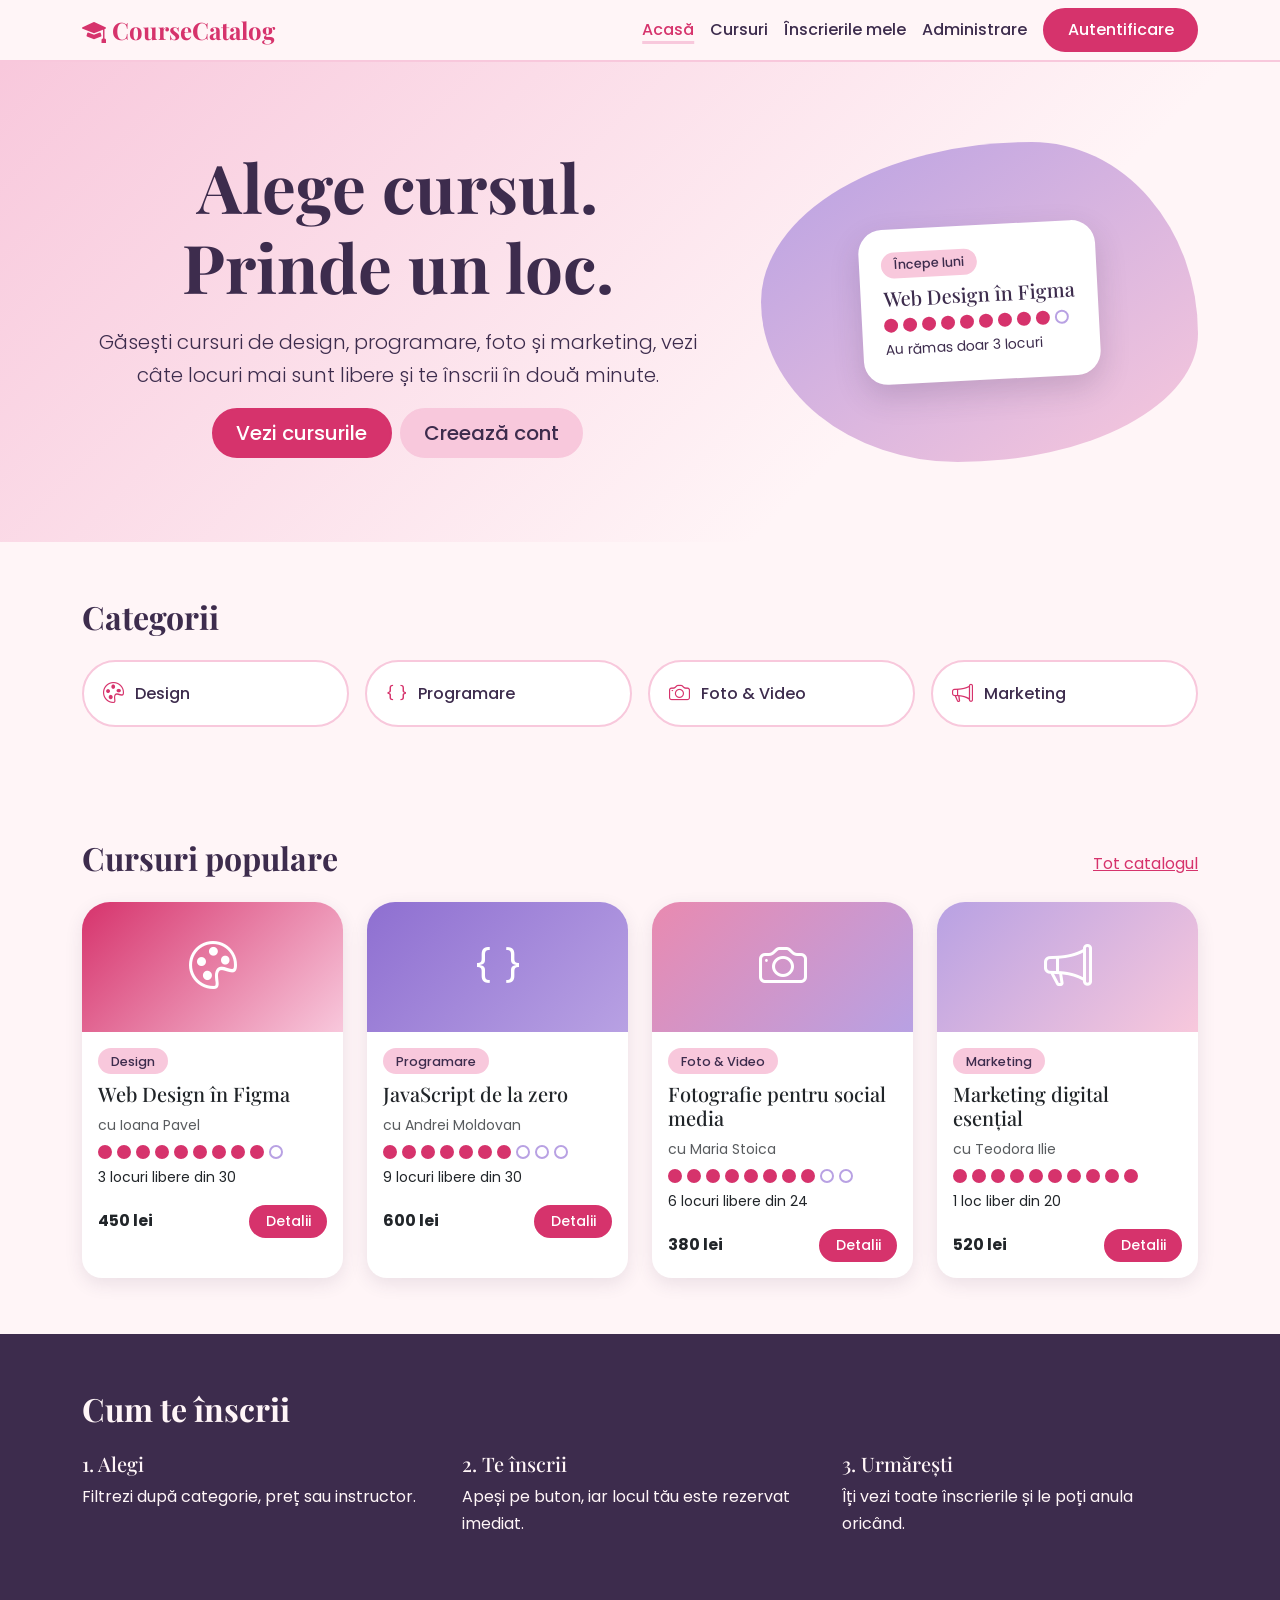
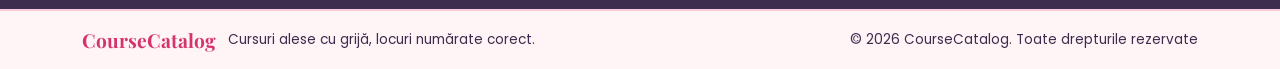
<file: index.html>
<!DOCTYPE html>
<html lang="ro">
<head>
  <meta charset="UTF-8">
  <meta name="viewport" content="width=device-width, initial-scale=1">
  <title>Acasă | CourseCatalog</title>
  <link rel="preconnect" href="https://fonts.googleapis.com">
  <link href="https://fonts.googleapis.com/css2?family=Playfair+Display:wght@600;700&family=Poppins:wght@400;500;600&display=swap" rel="stylesheet">
  <link href="https://cdn.jsdelivr.net/npm/bootstrap@5.3.3/dist/css/bootstrap.min.css" rel="stylesheet">
  <link href="https://cdn.jsdelivr.net/npm/bootstrap-icons@1.11.3/font/bootstrap-icons.css" rel="stylesheet">
  <link href="css/style.css" rel="stylesheet">
</head>
<body>

  <!-- MENIU -->
  <nav class="navbar navbar-expand-lg site-nav sticky-top">
    <div class="container">
      <a class="navbar-brand" href="index.html"><i class="bi bi-mortarboard-fill"></i> CourseCatalog</a>
      <button class="navbar-toggler" type="button" data-bs-toggle="collapse" data-bs-target="#menu" aria-label="Meniu">
        <i class="bi bi-list"></i>
      </button>
      <div class="collapse navbar-collapse" id="menu">
        <ul class="navbar-nav ms-auto align-items-lg-center">
          <li class="nav-item"><a class="nav-link active" href="index.html">Acasă</a></li>
          <li class="nav-item"><a class="nav-link" href="courses.html">Cursuri</a></li>
          <li class="nav-item"><a class="nav-link" href="my-enrollments.html">Înscrierile mele</a></li>
          <li class="nav-item"><a class="nav-link" href="admin.html">Administrare</a></li>
          <li class="nav-item ms-lg-2"><a class="btn btn-pink" href="login.html">Autentificare</a></li>
        </ul>
      </div>
    </div>
  </nav>

  <main>
    <!-- HERO -->
    <section class="hero">
      <div class="container">
        <div class="row align-items-center g-5">
          <div class="col-lg-7 text-center">
            <h1>Alege cursul.<br>Prinde un loc.</h1>
            <p class="lead">Găsești cursuri de design, programare, foto și marketing, vezi câte locuri mai sunt libere și te înscrii în două minute.</p>
            <div class="d-flex flex-wrap gap-2 justify-content-center">
              <a href="courses.html" class="btn btn-pink btn-lg">Vezi cursurile</a>
              <a href="register.html" class="btn btn-soft btn-lg">Creează cont</a>
            </div>
          </div>
          <div class="col-lg-5">
            <div class="blob">
              <div class="seat-card">
                <span class="badge-cat">Începe luni</span>
                <h2 class="h5 mt-2">Web Design în Figma</h2>
                <span class="dots" aria-label="27 din 30 locuri ocupate"><i class="on"></i><i class="on"></i><i class="on"></i><i class="on"></i><i class="on"></i><i class="on"></i><i class="on"></i><i class="on"></i><i class="on"></i><i></i></span>
                <p class="mb-0 small">Au rămas doar 3 locuri</p>
              </div>
            </div>
          </div>
        </div>
      </div>
    </section>

    <!-- CATEGORII -->
    <section class="container section">
      <h2 class="mb-4">Categorii</h2>
      <div class="row g-3">
        <div class="col-6 col-md-3"><a href="courses.html" class="cat"><i class="bi bi-palette"></i>Design</a></div>
        <div class="col-6 col-md-3"><a href="courses.html" class="cat"><i class="bi bi-braces"></i>Programare</a></div>
        <div class="col-6 col-md-3"><a href="courses.html" class="cat"><i class="bi bi-camera"></i>Foto &amp; Video</a></div>
        <div class="col-6 col-md-3"><a href="courses.html" class="cat"><i class="bi bi-megaphone"></i>Marketing</a></div>
      </div>
    </section>

    <!-- CURSURI POPULARE -->
    <section class="container section">
      <div class="d-flex justify-content-between align-items-end mb-4">
        <h2 class="mb-0">Cursuri populare</h2>
        <a href="courses.html">Tot catalogul</a>
      </div>
      <div class="row g-4">

        <div class="col-md-6 col-lg-3">
          <article class="card course h-100">
            <div class="thumb t1"><i class="bi bi-palette"></i></div>
            <div class="card-body">
              <span class="badge-cat">Design</span>
              <h3 class="h5 mt-2">Web Design în Figma</h3>
              <p class="small text-muted mb-2">cu Ioana Pavel</p>
              <span class="dots" aria-label="27 din 30 locuri ocupate"><i class="on"></i><i class="on"></i><i class="on"></i><i class="on"></i><i class="on"></i><i class="on"></i><i class="on"></i><i class="on"></i><i class="on"></i><i></i></span>
              <p class="small mb-3">3 locuri libere din 30</p>
              <div class="d-flex justify-content-between align-items-center">
                <strong>450 lei</strong>
                <a href="course-details.html?id=1" class="btn btn-sm btn-pink">Detalii</a>
              </div>
            </div>
          </article>
        </div>

        <div class="col-md-6 col-lg-3">
          <article class="card course h-100">
            <div class="thumb t2"><i class="bi bi-braces"></i></div>
            <div class="card-body">
              <span class="badge-cat">Programare</span>
              <h3 class="h5 mt-2">JavaScript de la zero</h3>
              <p class="small text-muted mb-2">cu Andrei Moldovan</p>
              <span class="dots" aria-label="21 din 30 locuri ocupate"><i class="on"></i><i class="on"></i><i class="on"></i><i class="on"></i><i class="on"></i><i class="on"></i><i class="on"></i><i></i><i></i><i></i></span>
              <p class="small mb-3">9 locuri libere din 30</p>
              <div class="d-flex justify-content-between align-items-center">
                <strong>600 lei</strong>
                <a href="course-details.html?id=2" class="btn btn-sm btn-pink">Detalii</a>
              </div>
            </div>
          </article>
        </div>

        <div class="col-md-6 col-lg-3">
          <article class="card course h-100">
            <div class="thumb t3"><i class="bi bi-camera"></i></div>
            <div class="card-body">
              <span class="badge-cat">Foto &amp; Video</span>
              <h3 class="h5 mt-2">Fotografie pentru social media</h3>
              <p class="small text-muted mb-2">cu Maria Stoica</p>
              <span class="dots" aria-label="18 din 24 locuri ocupate"><i class="on"></i><i class="on"></i><i class="on"></i><i class="on"></i><i class="on"></i><i class="on"></i><i class="on"></i><i class="on"></i><i></i><i></i></span>
              <p class="small mb-3">6 locuri libere din 24</p>
              <div class="d-flex justify-content-between align-items-center">
                <strong>380 lei</strong>
                <a href="course-details.html?id=3" class="btn btn-sm btn-pink">Detalii</a>
              </div>
            </div>
          </article>
        </div>

        <div class="col-md-6 col-lg-3">
          <article class="card course h-100">
            <div class="thumb t4"><i class="bi bi-megaphone"></i></div>
            <div class="card-body">
              <span class="badge-cat">Marketing</span>
              <h3 class="h5 mt-2">Marketing digital esențial</h3>
              <p class="small text-muted mb-2">cu Teodora Ilie</p>
              <span class="dots" aria-label="19 din 20 locuri ocupate"><i class="on"></i><i class="on"></i><i class="on"></i><i class="on"></i><i class="on"></i><i class="on"></i><i class="on"></i><i class="on"></i><i class="on"></i><i class="on"></i></span>
              <p class="small mb-3">1 loc liber din 20</p>
              <div class="d-flex justify-content-between align-items-center">
                <strong>520 lei</strong>
                <a href="course-details.html?id=4" class="btn btn-sm btn-pink">Detalii</a>
              </div>
            </div>
          </article>
        </div>

      </div>
    </section>

    <!-- CUM TE ÎNSCRII -->
    <section class="steps">
      <div class="container">
        <h2 class="mb-4">Cum te înscrii</h2>
        <div class="row g-4">
          <div class="col-md-4"><h3 class="h5">1. Alegi</h3><p>Filtrezi după categorie, preț sau instructor.</p></div>
          <div class="col-md-4"><h3 class="h5">2. Te înscrii</h3><p>Apeși pe buton, iar locul tău este rezervat imediat.</p></div>
          <div class="col-md-4"><h3 class="h5">3. Urmărești</h3><p>Îți vezi toate înscrierile și le poți anula oricând.</p></div>
        </div>
      </div>
    </section>
  </main>

  <!-- SUBSOL -->
  <footer class="site-footer">
    <div class="container d-flex flex-column flex-md-row justify-content-between align-items-md-center gap-1">
      <div>
        <strong class="brand-f">CourseCatalog</strong>
        <p class="small mb-0">Cursuri alese cu grijă, locuri numărate corect.</p>
      </div>
      <p class="small mb-0">&copy; 2026 CourseCatalog. Toate drepturile rezervate</p>
    </div>
  </footer>

  <script src="https://cdn.jsdelivr.net/npm/bootstrap@5.3.3/dist/js/bootstrap.bundle.min.js"></script>
</body>
</html>
</file>
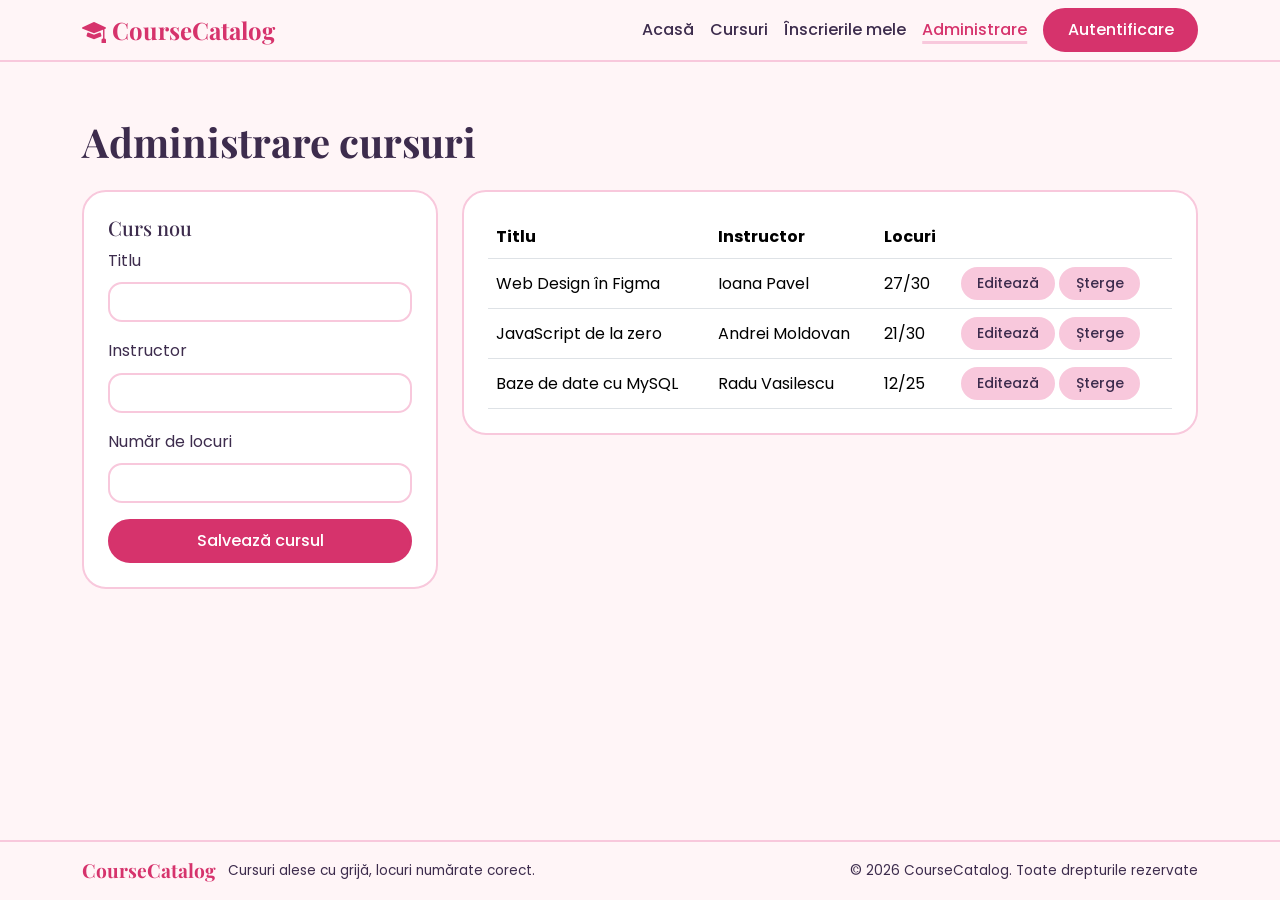
<file: admin.html>
<!DOCTYPE html>
<html lang="ro">
<head>
  <meta charset="UTF-8">
  <meta name="viewport" content="width=device-width, initial-scale=1">
  <title>Administrare | CourseCatalog</title>
  <link rel="preconnect" href="https://fonts.googleapis.com">
  <link href="https://fonts.googleapis.com/css2?family=Playfair+Display:wght@600;700&family=Poppins:wght@400;500;600&display=swap" rel="stylesheet">
  <link href="https://cdn.jsdelivr.net/npm/bootstrap@5.3.3/dist/css/bootstrap.min.css" rel="stylesheet">
  <link href="https://cdn.jsdelivr.net/npm/bootstrap-icons@1.11.3/font/bootstrap-icons.css" rel="stylesheet">
  <link href="css/style.css" rel="stylesheet">
</head>
<body>

  <!-- MENIU -->
  <nav class="navbar navbar-expand-lg site-nav sticky-top">
    <div class="container">
      <a class="navbar-brand" href="index.html"><i class="bi bi-mortarboard-fill"></i> CourseCatalog</a>
      <button class="navbar-toggler" type="button" data-bs-toggle="collapse" data-bs-target="#menu" aria-label="Meniu">
        <i class="bi bi-list"></i>
      </button>
      <div class="collapse navbar-collapse" id="menu">
        <ul class="navbar-nav ms-auto align-items-lg-center">
          <li class="nav-item"><a class="nav-link" href="index.html">Acasă</a></li>
          <li class="nav-item"><a class="nav-link" href="courses.html">Cursuri</a></li>
          <li class="nav-item"><a class="nav-link" href="my-enrollments.html">Înscrierile mele</a></li>
          <li class="nav-item"><a class="nav-link active" href="admin.html">Administrare</a></li>
          <li class="nav-item ms-lg-2"><a class="btn btn-pink" href="login.html">Autentificare</a></li>
        </ul>
      </div>
    </div>
  </nav>

  <main>
    <div class="container section">
      <h1 class="mb-4">Administrare cursuri</h1>
      <div class="row g-4">

        <!-- FORMULAR CURS NOU -->
        <div class="col-lg-4">
          <form class="side">
            <h2 class="h5">Curs nou</h2>
            <label class="form-label" for="titlu">Titlu</label>
            <input id="titlu" class="form-control mb-3">
            <label class="form-label" for="instructor">Instructor</label>
            <input id="instructor" class="form-control mb-3">
            <label class="form-label" for="locuri">Număr de locuri</label>
            <input id="locuri" type="number" class="form-control mb-3">
            <button type="button" class="btn btn-pink w-100">Salvează cursul</button>
          </form>
        </div>

        <!-- TABEL CURSURI -->
        <div class="col-lg-8">
          <div class="table-responsive side">
            <table class="table align-middle mb-0">
              <thead>
                <tr>
                  <th>Titlu</th>
                  <th>Instructor</th>
                  <th>Locuri</th>
                  <th></th>
                </tr>
              </thead>
              <tbody>
                <tr>
                  <td>Web Design în Figma</td>
                  <td>Ioana Pavel</td>
                  <td>27/30</td>
                  <td><button class="btn btn-sm btn-soft">Editează</button> <button class="btn btn-sm btn-soft">Șterge</button></td>
                </tr>
                <tr>
                  <td>JavaScript de la zero</td>
                  <td>Andrei Moldovan</td>
                  <td>21/30</td>
                  <td><button class="btn btn-sm btn-soft">Editează</button> <button class="btn btn-sm btn-soft">Șterge</button></td>
                </tr>
                <tr>
                  <td>Baze de date cu MySQL</td>
                  <td>Radu Vasilescu</td>
                  <td>12/25</td>
                  <td><button class="btn btn-sm btn-soft">Editează</button> <button class="btn btn-sm btn-soft">Șterge</button></td>
                </tr>
              </tbody>
            </table>
          </div>
        </div>

      </div>
    </div>
  </main>

  <!-- SUBSOL -->
  <footer class="site-footer">
    <div class="container d-flex flex-column flex-md-row justify-content-between align-items-md-center gap-1">
      <div>
        <strong class="brand-f">CourseCatalog</strong>
        <p class="small mb-0">Cursuri alese cu grijă, locuri numărate corect.</p>
      </div>
      <p class="small mb-0">&copy; 2026 CourseCatalog. Toate drepturile rezervate</p>
    </div>
  </footer>

  <script src="https://cdn.jsdelivr.net/npm/bootstrap@5.3.3/dist/js/bootstrap.bundle.min.js"></script>
</body>
</html>
</file>
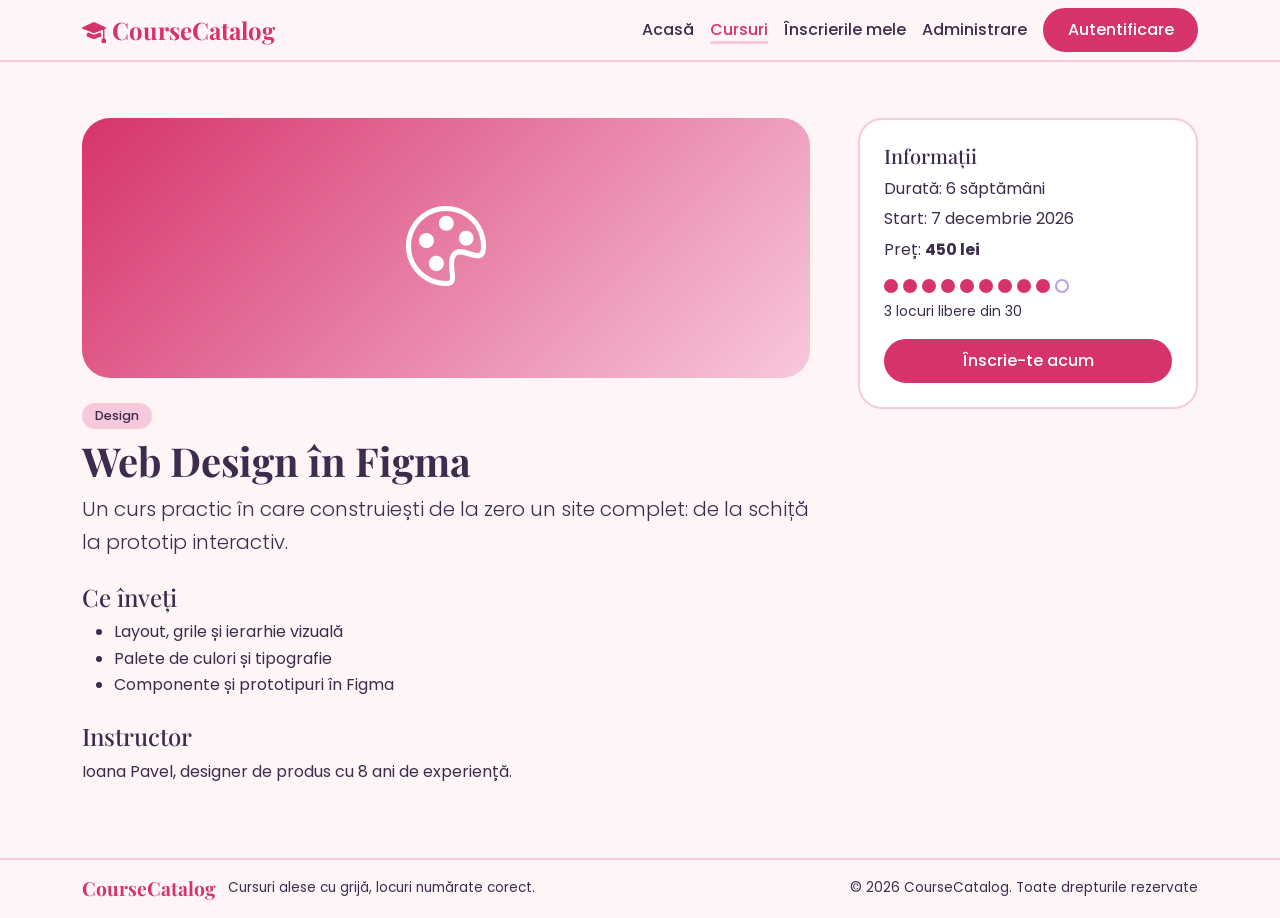
<file: course-details.html>
<!DOCTYPE html>
<html lang="ro">
<head>
  <meta charset="UTF-8">
  <meta name="viewport" content="width=device-width, initial-scale=1">
  <title>Detalii curs | CourseCatalog</title>
  <link rel="preconnect" href="https://fonts.googleapis.com">
  <link href="https://fonts.googleapis.com/css2?family=Playfair+Display:wght@600;700&family=Poppins:wght@400;500;600&display=swap" rel="stylesheet">
  <link href="https://cdn.jsdelivr.net/npm/bootstrap@5.3.3/dist/css/bootstrap.min.css" rel="stylesheet">
  <link href="https://cdn.jsdelivr.net/npm/bootstrap-icons@1.11.3/font/bootstrap-icons.css" rel="stylesheet">
  <link href="css/style.css" rel="stylesheet">
</head>
<body>

  <!-- MENIU -->
  <nav class="navbar navbar-expand-lg site-nav sticky-top">
    <div class="container">
      <a class="navbar-brand" href="index.html"><i class="bi bi-mortarboard-fill"></i> CourseCatalog</a>
      <button class="navbar-toggler" type="button" data-bs-toggle="collapse" data-bs-target="#menu" aria-label="Meniu">
        <i class="bi bi-list"></i>
      </button>
      <div class="collapse navbar-collapse" id="menu">
        <ul class="navbar-nav ms-auto align-items-lg-center">
          <li class="nav-item"><a class="nav-link" href="index.html">Acasă</a></li>
          <li class="nav-item"><a class="nav-link active" href="courses.html">Cursuri</a></li>
          <li class="nav-item"><a class="nav-link" href="my-enrollments.html">Înscrierile mele</a></li>
          <li class="nav-item"><a class="nav-link" href="admin.html">Administrare</a></li>
          <li class="nav-item ms-lg-2"><a class="btn btn-pink" href="login.html">Autentificare</a></li>
        </ul>
      </div>
    </div>
  </nav>

  <main>
    <div class="container section">
      <div class="row g-5">

        <div class="col-lg-8">
          <div class="thumb big" id="thumb"><i id="icon" class="bi"></i></div>
          <span class="badge-cat" id="cat"></span>
          <h1 class="mt-2" id="title"></h1>
          <p class="lead" id="intro"></p>

          <h2 class="h4 mt-4">Ce înveți</h2>
          <ul id="learn"></ul>

          <h2 class="h4 mt-4">Instructor</h2>
          <p id="instructor"></p>
        </div>

        <div class="col-lg-4">
          <div class="side">
            <h2 class="h5">Informații</h2>
            <p class="mb-1">Durată: <span id="duration"></span></p>
            <p class="mb-1">Start: <span id="start"></span></p>
            <p class="mb-3">Preț: <strong id="price"></strong></p>
            <span class="dots" id="dots"></span>
            <p class="small" id="free"></p>
            <a href="my-enrollments.html" class="btn btn-pink w-100">Înscrie-te acum</a>
          </div>
        </div>

      </div>
    </div>
  </main>

  <!-- SUBSOL -->
  <footer class="site-footer">
    <div class="container d-flex flex-column flex-md-row justify-content-between align-items-md-center gap-1">
      <div>
        <strong class="brand-f">CourseCatalog</strong>
        <p class="small mb-0">Cursuri alese cu grijă, locuri numărate corect.</p>
      </div>
      <p class="small mb-0">&copy; 2026 CourseCatalog. Toate drepturile rezervate</p>
    </div>
  </footer>

  <script src="https://cdn.jsdelivr.net/npm/bootstrap@5.3.3/dist/js/bootstrap.bundle.min.js"></script>
  <script>
    // Datele celor 6 cursuri (în proiectul final vor veni din baza de date)
    const courses = {
      1: { title: "Web Design în Figma", cat: "Design", instructor: "Ioana Pavel, designer de produs cu 8 ani de experiență.", price: "450 lei", taken: 27, total: 30, icon: "bi-palette", th: "t1", duration: "6 săptămâni", start: "7 decembrie 2026",
           intro: "Un curs practic în care construiești de la zero un site complet: de la schiță la prototip interactiv.",
           learn: ["Layout, grile și ierarhie vizuală", "Palete de culori și tipografie", "Componente și prototipuri în Figma"] },
      2: { title: "JavaScript de la zero", cat: "Programare", instructor: "Andrei Moldovan, dezvoltator web și mentor.", price: "600 lei", taken: 21, total: 30, icon: "bi-braces", th: "t2", duration: "8 săptămâni", start: "9 decembrie 2026",
           intro: "Înveți bazele limbajului și construiești mici aplicații care rulează direct în browser.",
           learn: ["Variabile, funcții și structuri de control", "Lucrul cu pagina web (DOM)", "Validarea formularelor"] },
      3: { title: "Fotografie pentru social media", cat: "Foto & Video", instructor: "Maria Stoica, fotograf freelancer.", price: "380 lei", taken: 18, total: 24, icon: "bi-camera", th: "t3", duration: "4 săptămâni", start: "14 decembrie 2026",
           intro: "Faci fotografii care arată bine pe orice rețea, chiar și doar cu telefonul.",
           learn: ["Compoziție și lumină naturală", "Editare rapidă pe telefon", "Un stil vizual coerent"] },
      4: { title: "Marketing digital esențial", cat: "Marketing", instructor: "Teodora Ilie, specialistă în marketing digital.", price: "520 lei", taken: 19, total: 20, icon: "bi-megaphone", th: "t4", duration: "5 săptămâni", start: "11 decembrie 2026",
           intro: "Înțelegi cum ajungi la public online și cum măsori ce funcționează.",
           learn: ["Strategie de conținut", "Reclame pe rețele sociale", "Analiza rezultatelor"] },
      5: { title: "Baze de date cu MySQL", cat: "Programare", instructor: "Radu Vasilescu, inginer de baze de date.", price: "550 lei", taken: 12, total: 25, icon: "bi-database", th: "t2", duration: "6 săptămâni", start: "16 decembrie 2026",
           intro: "Înveți să proiectezi tabele și să scrii interogări pentru o aplicație reală.",
           learn: ["Tabele, chei și relații", "Interogări SQL", "Adăugare, citire, modificare și ștergere de date"] },
      6: { title: "Branding pentru afaceri mici", cat: "Design", instructor: "Ioana Pavel, designer de produs cu 8 ani de experiență.", price: "420 lei", taken: 14, total: 20, icon: "bi-gem", th: "t1", duration: "4 săptămâni", start: "18 decembrie 2026",
           intro: "Creezi identitatea vizuală a unei afaceri: nume, logo, culori și ton.",
           learn: ["Poziționare și public țintă", "Logo și paletă de culori", "Ghid de brand simplu"] }
    };

    // Citește numărul cursului din link (?id=2); dacă lipsește, afișează cursul 1
    const id = new URLSearchParams(window.location.search).get("id");
    const c = courses[id] || courses[1];

    document.title = c.title + " | CourseCatalog";
    document.getElementById("thumb").classList.add(c.th);
    document.getElementById("icon").classList.add(c.icon);
    document.getElementById("cat").textContent = c.cat;
    document.getElementById("title").textContent = c.title;
    document.getElementById("intro").textContent = c.intro;
    document.getElementById("instructor").textContent = c.instructor;
    document.getElementById("duration").textContent = c.duration;
    document.getElementById("start").textContent = c.start;
    document.getElementById("price").textContent = c.price;

    c.learn.forEach(function (item) {
      const li = document.createElement("li");
      li.textContent = item;
      document.getElementById("learn").appendChild(li);
    });

    // Cele 10 buline: câte sunt pline depinde de locurile ocupate
    const filled = Math.round(c.taken / c.total * 10);
    for (let i = 0; i < 10; i++) {
      const dot = document.createElement("i");
      if (i < filled) dot.className = "on";
      document.getElementById("dots").appendChild(dot);
    }
    const left = c.total - c.taken;
    document.getElementById("free").textContent = left + (left === 1 ? " loc liber" : " locuri libere") + " din " + c.total;
  </script>
</body>
</html>
</file>
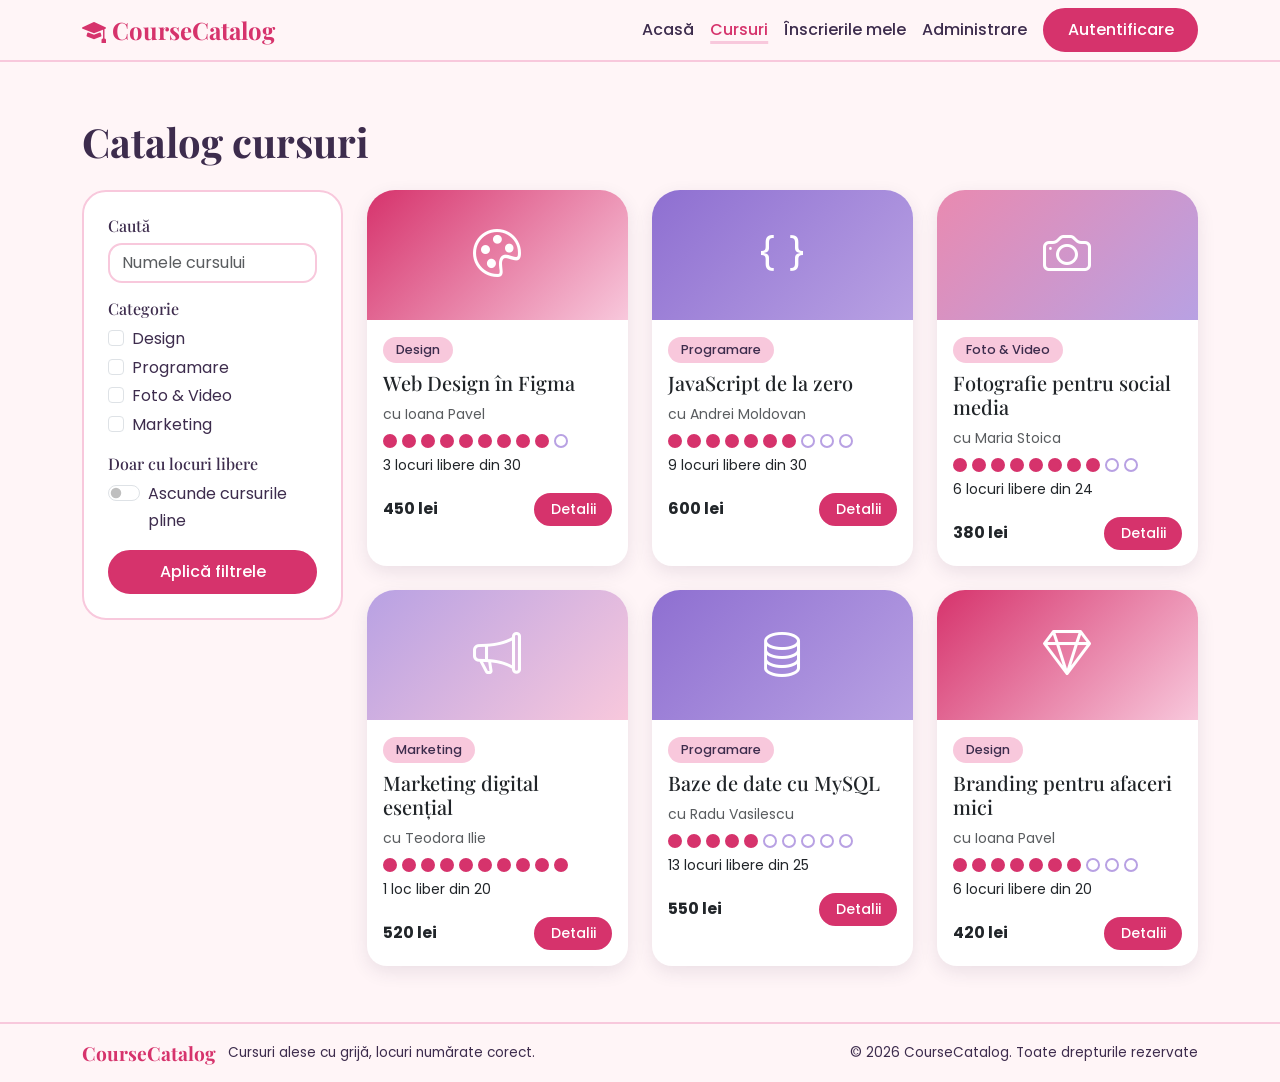
<file: courses.html>
<!DOCTYPE html>
<html lang="ro">
<head>
  <meta charset="UTF-8">
  <meta name="viewport" content="width=device-width, initial-scale=1">
  <title>Cursuri | CourseCatalog</title>
  <link rel="preconnect" href="https://fonts.googleapis.com">
  <link href="https://fonts.googleapis.com/css2?family=Playfair+Display:wght@600;700&family=Poppins:wght@400;500;600&display=swap" rel="stylesheet">
  <link href="https://cdn.jsdelivr.net/npm/bootstrap@5.3.3/dist/css/bootstrap.min.css" rel="stylesheet">
  <link href="https://cdn.jsdelivr.net/npm/bootstrap-icons@1.11.3/font/bootstrap-icons.css" rel="stylesheet">
  <link href="css/style.css" rel="stylesheet">
</head>
<body>

  <!-- MENIU -->
  <nav class="navbar navbar-expand-lg site-nav sticky-top">
    <div class="container">
      <a class="navbar-brand" href="index.html"><i class="bi bi-mortarboard-fill"></i> CourseCatalog</a>
      <button class="navbar-toggler" type="button" data-bs-toggle="collapse" data-bs-target="#menu" aria-label="Meniu">
        <i class="bi bi-list"></i>
      </button>
      <div class="collapse navbar-collapse" id="menu">
        <ul class="navbar-nav ms-auto align-items-lg-center">
          <li class="nav-item"><a class="nav-link" href="index.html">Acasă</a></li>
          <li class="nav-item"><a class="nav-link active" href="courses.html">Cursuri</a></li>
          <li class="nav-item"><a class="nav-link" href="my-enrollments.html">Înscrierile mele</a></li>
          <li class="nav-item"><a class="nav-link" href="admin.html">Administrare</a></li>
          <li class="nav-item ms-lg-2"><a class="btn btn-pink" href="login.html">Autentificare</a></li>
        </ul>
      </div>
    </div>
  </nav>

  <main>
    <div class="container section">
      <h1 class="mb-4">Catalog cursuri</h1>
      <div class="row g-4">

        <!-- BARA LATERALĂ CU FILTRE -->
        <aside class="col-lg-3">
          <form class="side">
            <h2 class="h6">Caută</h2>
            <input type="search" class="form-control mb-3" placeholder="Numele cursului">

            <h2 class="h6">Categorie</h2>
            <div class="form-check">
              <input class="form-check-input" type="checkbox" id="c1">
              <label class="form-check-label" for="c1">Design</label>
            </div>
            <div class="form-check">
              <input class="form-check-input" type="checkbox" id="c2">
              <label class="form-check-label" for="c2">Programare</label>
            </div>
            <div class="form-check">
              <input class="form-check-input" type="checkbox" id="c3">
              <label class="form-check-label" for="c3">Foto &amp; Video</label>
            </div>
            <div class="form-check mb-3">
              <input class="form-check-input" type="checkbox" id="c4">
              <label class="form-check-label" for="c4">Marketing</label>
            </div>

            <h2 class="h6">Doar cu locuri libere</h2>
            <div class="form-check form-switch mb-3">
              <input class="form-check-input" type="checkbox" id="sw">
              <label class="form-check-label" for="sw">Ascunde cursurile pline</label>
            </div>

            <button type="button" class="btn btn-pink w-100">Aplică filtrele</button>
          </form>
        </aside>

        <!-- LISTA DE CURSURI -->
        <div class="col-lg-9">
          <div class="row g-4">

            <div class="col-md-6 col-xl-4">
              <article class="card course h-100">
                <div class="thumb t1"><i class="bi bi-palette"></i></div>
                <div class="card-body">
                  <span class="badge-cat">Design</span>
                  <h3 class="h5 mt-2">Web Design în Figma</h3>
                  <p class="small text-muted mb-2">cu Ioana Pavel</p>
                  <span class="dots" aria-label="27 din 30 locuri ocupate"><i class="on"></i><i class="on"></i><i class="on"></i><i class="on"></i><i class="on"></i><i class="on"></i><i class="on"></i><i class="on"></i><i class="on"></i><i></i></span>
                  <p class="small mb-3">3 locuri libere din 30</p>
                  <div class="d-flex justify-content-between align-items-center">
                    <strong>450 lei</strong>
                    <a href="course-details.html?id=1" class="btn btn-sm btn-pink">Detalii</a>
                  </div>
                </div>
              </article>
            </div>

            <div class="col-md-6 col-xl-4">
              <article class="card course h-100">
                <div class="thumb t2"><i class="bi bi-braces"></i></div>
                <div class="card-body">
                  <span class="badge-cat">Programare</span>
                  <h3 class="h5 mt-2">JavaScript de la zero</h3>
                  <p class="small text-muted mb-2">cu Andrei Moldovan</p>
                  <span class="dots" aria-label="21 din 30 locuri ocupate"><i class="on"></i><i class="on"></i><i class="on"></i><i class="on"></i><i class="on"></i><i class="on"></i><i class="on"></i><i></i><i></i><i></i></span>
                  <p class="small mb-3">9 locuri libere din 30</p>
                  <div class="d-flex justify-content-between align-items-center">
                    <strong>600 lei</strong>
                    <a href="course-details.html?id=2" class="btn btn-sm btn-pink">Detalii</a>
                  </div>
                </div>
              </article>
            </div>

            <div class="col-md-6 col-xl-4">
              <article class="card course h-100">
                <div class="thumb t3"><i class="bi bi-camera"></i></div>
                <div class="card-body">
                  <span class="badge-cat">Foto &amp; Video</span>
                  <h3 class="h5 mt-2">Fotografie pentru social media</h3>
                  <p class="small text-muted mb-2">cu Maria Stoica</p>
                  <span class="dots" aria-label="18 din 24 locuri ocupate"><i class="on"></i><i class="on"></i><i class="on"></i><i class="on"></i><i class="on"></i><i class="on"></i><i class="on"></i><i class="on"></i><i></i><i></i></span>
                  <p class="small mb-3">6 locuri libere din 24</p>
                  <div class="d-flex justify-content-between align-items-center">
                    <strong>380 lei</strong>
                    <a href="course-details.html?id=3" class="btn btn-sm btn-pink">Detalii</a>
                  </div>
                </div>
              </article>
            </div>

            <div class="col-md-6 col-xl-4">
              <article class="card course h-100">
                <div class="thumb t4"><i class="bi bi-megaphone"></i></div>
                <div class="card-body">
                  <span class="badge-cat">Marketing</span>
                  <h3 class="h5 mt-2">Marketing digital esențial</h3>
                  <p class="small text-muted mb-2">cu Teodora Ilie</p>
                  <span class="dots" aria-label="19 din 20 locuri ocupate"><i class="on"></i><i class="on"></i><i class="on"></i><i class="on"></i><i class="on"></i><i class="on"></i><i class="on"></i><i class="on"></i><i class="on"></i><i class="on"></i></span>
                  <p class="small mb-3">1 loc liber din 20</p>
                  <div class="d-flex justify-content-between align-items-center">
                    <strong>520 lei</strong>
                    <a href="course-details.html?id=4" class="btn btn-sm btn-pink">Detalii</a>
                  </div>
                </div>
              </article>
            </div>

            <div class="col-md-6 col-xl-4">
              <article class="card course h-100">
                <div class="thumb t2"><i class="bi bi-database"></i></div>
                <div class="card-body">
                  <span class="badge-cat">Programare</span>
                  <h3 class="h5 mt-2">Baze de date cu MySQL</h3>
                  <p class="small text-muted mb-2">cu Radu Vasilescu</p>
                  <span class="dots" aria-label="12 din 25 locuri ocupate"><i class="on"></i><i class="on"></i><i class="on"></i><i class="on"></i><i class="on"></i><i></i><i></i><i></i><i></i><i></i></span>
                  <p class="small mb-3">13 locuri libere din 25</p>
                  <div class="d-flex justify-content-between align-items-center">
                    <strong>550 lei</strong>
                    <a href="course-details.html?id=5" class="btn btn-sm btn-pink">Detalii</a>
                  </div>
                </div>
              </article>
            </div>

            <div class="col-md-6 col-xl-4">
              <article class="card course h-100">
                <div class="thumb t1"><i class="bi bi-gem"></i></div>
                <div class="card-body">
                  <span class="badge-cat">Design</span>
                  <h3 class="h5 mt-2">Branding pentru afaceri mici</h3>
                  <p class="small text-muted mb-2">cu Ioana Pavel</p>
                  <span class="dots" aria-label="14 din 20 locuri ocupate"><i class="on"></i><i class="on"></i><i class="on"></i><i class="on"></i><i class="on"></i><i class="on"></i><i class="on"></i><i></i><i></i><i></i></span>
                  <p class="small mb-3">6 locuri libere din 20</p>
                  <div class="d-flex justify-content-between align-items-center">
                    <strong>420 lei</strong>
                    <a href="course-details.html?id=6" class="btn btn-sm btn-pink">Detalii</a>
                  </div>
                </div>
              </article>
            </div>

          </div>
        </div>
      </div>
    </div>
  </main>

  <!-- SUBSOL -->
  <footer class="site-footer">
    <div class="container d-flex flex-column flex-md-row justify-content-between align-items-md-center gap-1">
      <div>
        <strong class="brand-f">CourseCatalog</strong>
        <p class="small mb-0">Cursuri alese cu grijă, locuri numărate corect.</p>
      </div>
      <p class="small mb-0">&copy; 2026 CourseCatalog. Toate drepturile rezervate</p>
    </div>
  </footer>

  <script src="https://cdn.jsdelivr.net/npm/bootstrap@5.3.3/dist/js/bootstrap.bundle.min.js"></script>
</body>
</html>
</file>
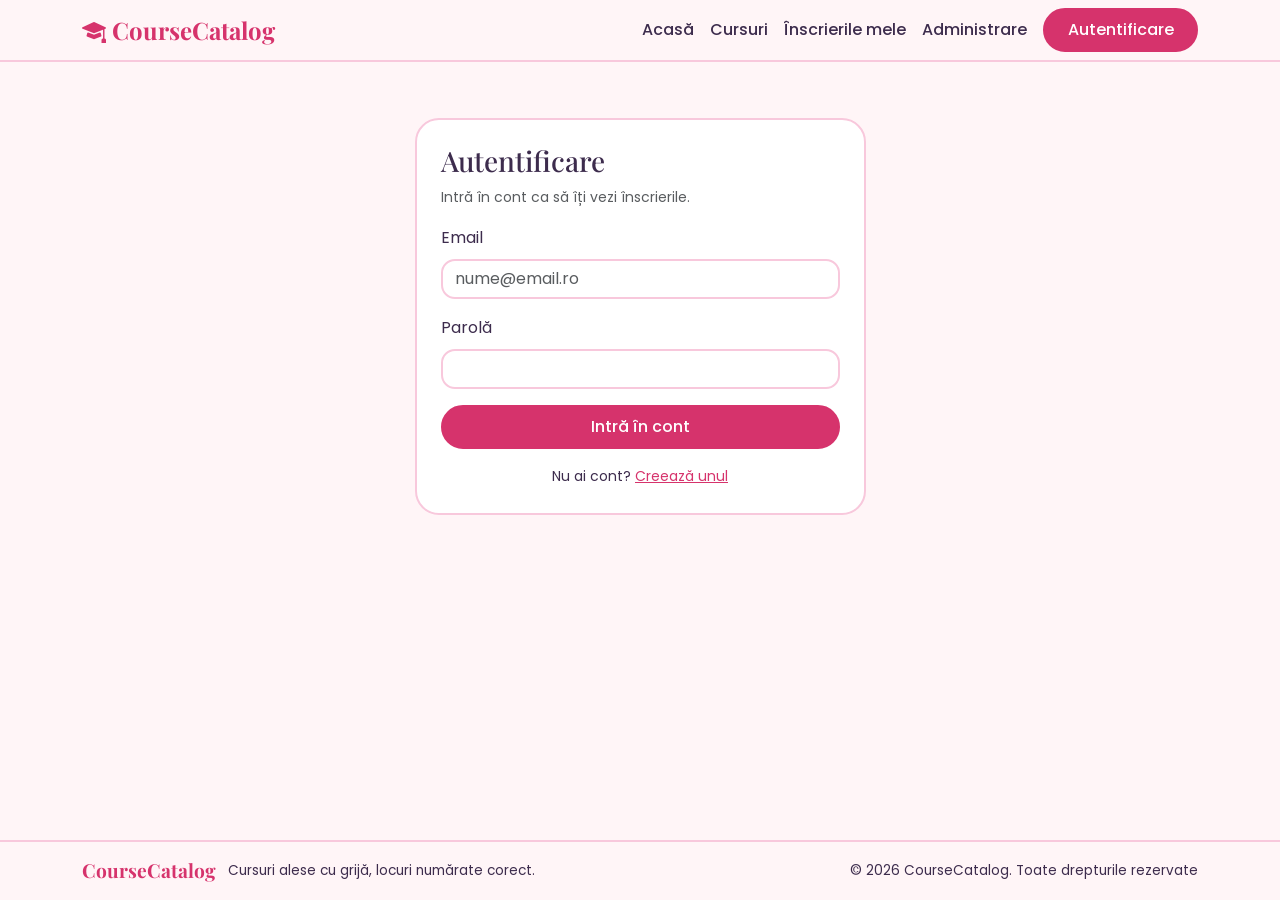
<file: login.html>
<!DOCTYPE html>
<html lang="ro">
<head>
  <meta charset="UTF-8">
  <meta name="viewport" content="width=device-width, initial-scale=1">
  <title>Autentificare | CourseCatalog</title>
  <link rel="preconnect" href="https://fonts.googleapis.com">
  <link href="https://fonts.googleapis.com/css2?family=Playfair+Display:wght@600;700&family=Poppins:wght@400;500;600&display=swap" rel="stylesheet">
  <link href="https://cdn.jsdelivr.net/npm/bootstrap@5.3.3/dist/css/bootstrap.min.css" rel="stylesheet">
  <link href="https://cdn.jsdelivr.net/npm/bootstrap-icons@1.11.3/font/bootstrap-icons.css" rel="stylesheet">
  <link href="css/style.css" rel="stylesheet">
</head>
<body>

  <!-- MENIU -->
  <nav class="navbar navbar-expand-lg site-nav sticky-top">
    <div class="container">
      <a class="navbar-brand" href="index.html"><i class="bi bi-mortarboard-fill"></i> CourseCatalog</a>
      <button class="navbar-toggler" type="button" data-bs-toggle="collapse" data-bs-target="#menu" aria-label="Meniu">
        <i class="bi bi-list"></i>
      </button>
      <div class="collapse navbar-collapse" id="menu">
        <ul class="navbar-nav ms-auto align-items-lg-center">
          <li class="nav-item"><a class="nav-link" href="index.html">Acasă</a></li>
          <li class="nav-item"><a class="nav-link" href="courses.html">Cursuri</a></li>
          <li class="nav-item"><a class="nav-link" href="my-enrollments.html">Înscrierile mele</a></li>
          <li class="nav-item"><a class="nav-link" href="admin.html">Administrare</a></li>
          <li class="nav-item ms-lg-2"><a class="btn btn-pink" href="login.html">Autentificare</a></li>
        </ul>
      </div>
    </div>
  </nav>

  <main>
    <div class="container section">
      <div class="row justify-content-center">
        <div class="col-md-8 col-lg-5">
          <form class="side">
            <h1 class="h3">Autentificare</h1>
            <p class="small text-muted">Intră în cont ca să îți vezi înscrierile.</p>

            <label class="form-label" for="email">Email</label>
            <input id="email" type="email" class="form-control mb-3" placeholder="nume@email.ro">

            <label class="form-label" for="parola">Parolă</label>
            <input id="parola" type="password" class="form-control mb-3">

            <button type="button" class="btn btn-pink w-100 mb-3">Intră în cont</button>
            <p class="small mb-0 text-center">Nu ai cont? <a href="register.html">Creează unul</a></p>
          </form>
        </div>
      </div>
    </div>
  </main>

  <!-- SUBSOL -->
  <footer class="site-footer">
    <div class="container d-flex flex-column flex-md-row justify-content-between align-items-md-center gap-1">
      <div>
        <strong class="brand-f">CourseCatalog</strong>
        <p class="small mb-0">Cursuri alese cu grijă, locuri numărate corect.</p>
      </div>
      <p class="small mb-0">&copy; 2026 CourseCatalog. Toate drepturile rezervate</p>
    </div>
  </footer>

  <script src="https://cdn.jsdelivr.net/npm/bootstrap@5.3.3/dist/js/bootstrap.bundle.min.js"></script>
</body>
</html>
</file>
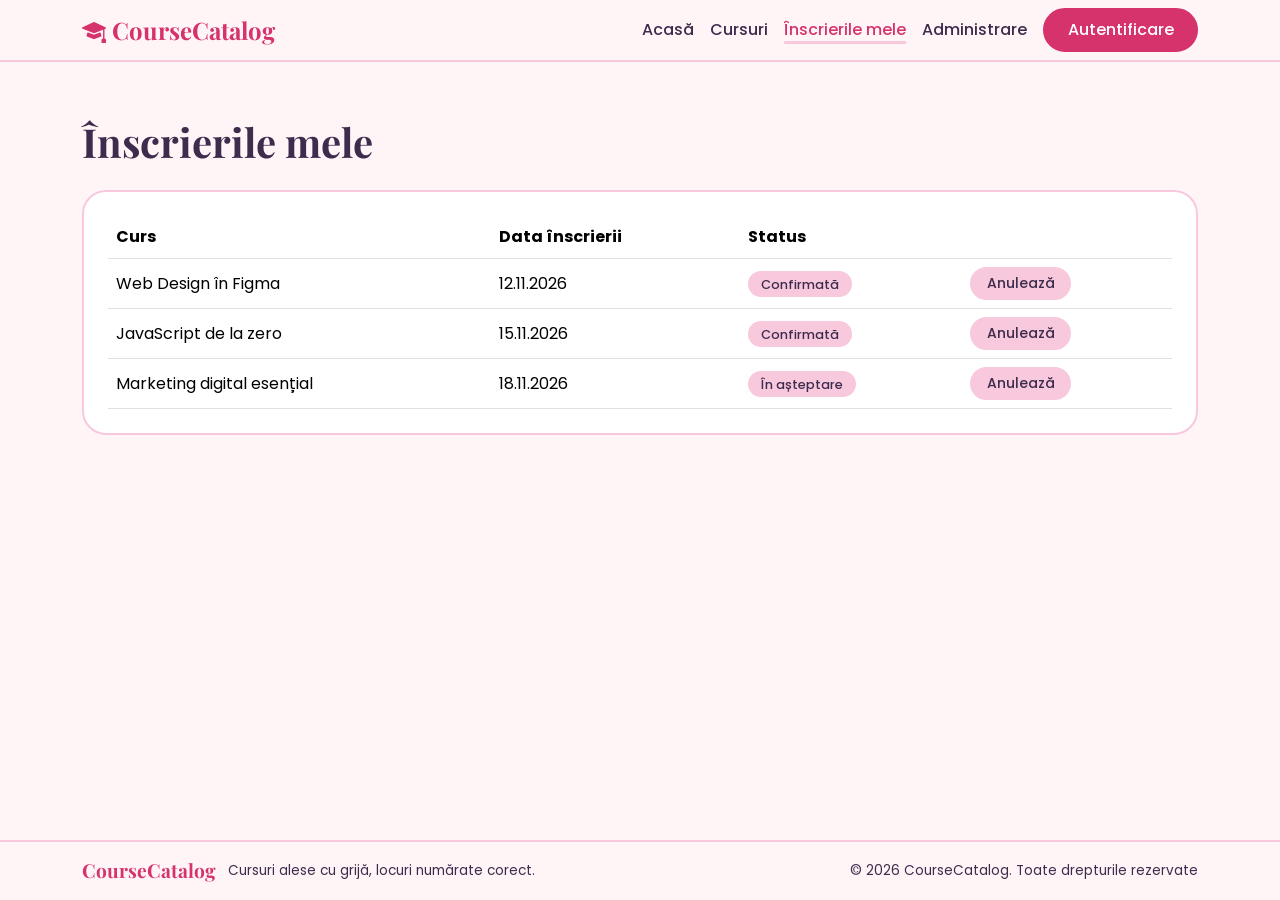
<file: my-enrollments.html>
<!DOCTYPE html>
<html lang="ro">
<head>
  <meta charset="UTF-8">
  <meta name="viewport" content="width=device-width, initial-scale=1">
  <title>Înscrierile mele | CourseCatalog</title>
  <link rel="preconnect" href="https://fonts.googleapis.com">
  <link href="https://fonts.googleapis.com/css2?family=Playfair+Display:wght@600;700&family=Poppins:wght@400;500;600&display=swap" rel="stylesheet">
  <link href="https://cdn.jsdelivr.net/npm/bootstrap@5.3.3/dist/css/bootstrap.min.css" rel="stylesheet">
  <link href="https://cdn.jsdelivr.net/npm/bootstrap-icons@1.11.3/font/bootstrap-icons.css" rel="stylesheet">
  <link href="css/style.css" rel="stylesheet">
</head>
<body>

  <!-- MENIU -->
  <nav class="navbar navbar-expand-lg site-nav sticky-top">
    <div class="container">
      <a class="navbar-brand" href="index.html"><i class="bi bi-mortarboard-fill"></i> CourseCatalog</a>
      <button class="navbar-toggler" type="button" data-bs-toggle="collapse" data-bs-target="#menu" aria-label="Meniu">
        <i class="bi bi-list"></i>
      </button>
      <div class="collapse navbar-collapse" id="menu">
        <ul class="navbar-nav ms-auto align-items-lg-center">
          <li class="nav-item"><a class="nav-link" href="index.html">Acasă</a></li>
          <li class="nav-item"><a class="nav-link" href="courses.html">Cursuri</a></li>
          <li class="nav-item"><a class="nav-link active" href="my-enrollments.html">Înscrierile mele</a></li>
          <li class="nav-item"><a class="nav-link" href="admin.html">Administrare</a></li>
          <li class="nav-item ms-lg-2"><a class="btn btn-pink" href="login.html">Autentificare</a></li>
        </ul>
      </div>
    </div>
  </nav>

  <main>
    <div class="container section">
      <h1 class="mb-4">Înscrierile mele</h1>
      <div class="table-responsive side">
        <table class="table align-middle mb-0">
          <thead>
            <tr>
              <th>Curs</th>
              <th>Data înscrierii</th>
              <th>Status</th>
              <th></th>
            </tr>
          </thead>
          <tbody>
            <tr>
              <td>Web Design în Figma</td>
              <td>12.11.2026</td>
              <td><span class="badge-cat">Confirmată</span></td>
              <td><button class="btn btn-sm btn-soft">Anulează</button></td>
            </tr>
            <tr>
              <td>JavaScript de la zero</td>
              <td>15.11.2026</td>
              <td><span class="badge-cat">Confirmată</span></td>
              <td><button class="btn btn-sm btn-soft">Anulează</button></td>
            </tr>
            <tr>
              <td>Marketing digital esențial</td>
              <td>18.11.2026</td>
              <td><span class="badge-cat">În așteptare</span></td>
              <td><button class="btn btn-sm btn-soft">Anulează</button></td>
            </tr>
          </tbody>
        </table>
      </div>
    </div>
  </main>

  <!-- SUBSOL -->
  <footer class="site-footer">
    <div class="container d-flex flex-column flex-md-row justify-content-between align-items-md-center gap-1">
      <div>
        <strong class="brand-f">CourseCatalog</strong>
        <p class="small mb-0">Cursuri alese cu grijă, locuri numărate corect.</p>
      </div>
      <p class="small mb-0">&copy; 2026 CourseCatalog. Toate drepturile rezervate</p>
    </div>
  </footer>

  <script src="https://cdn.jsdelivr.net/npm/bootstrap@5.3.3/dist/js/bootstrap.bundle.min.js"></script>
</body>
</html>
</file>
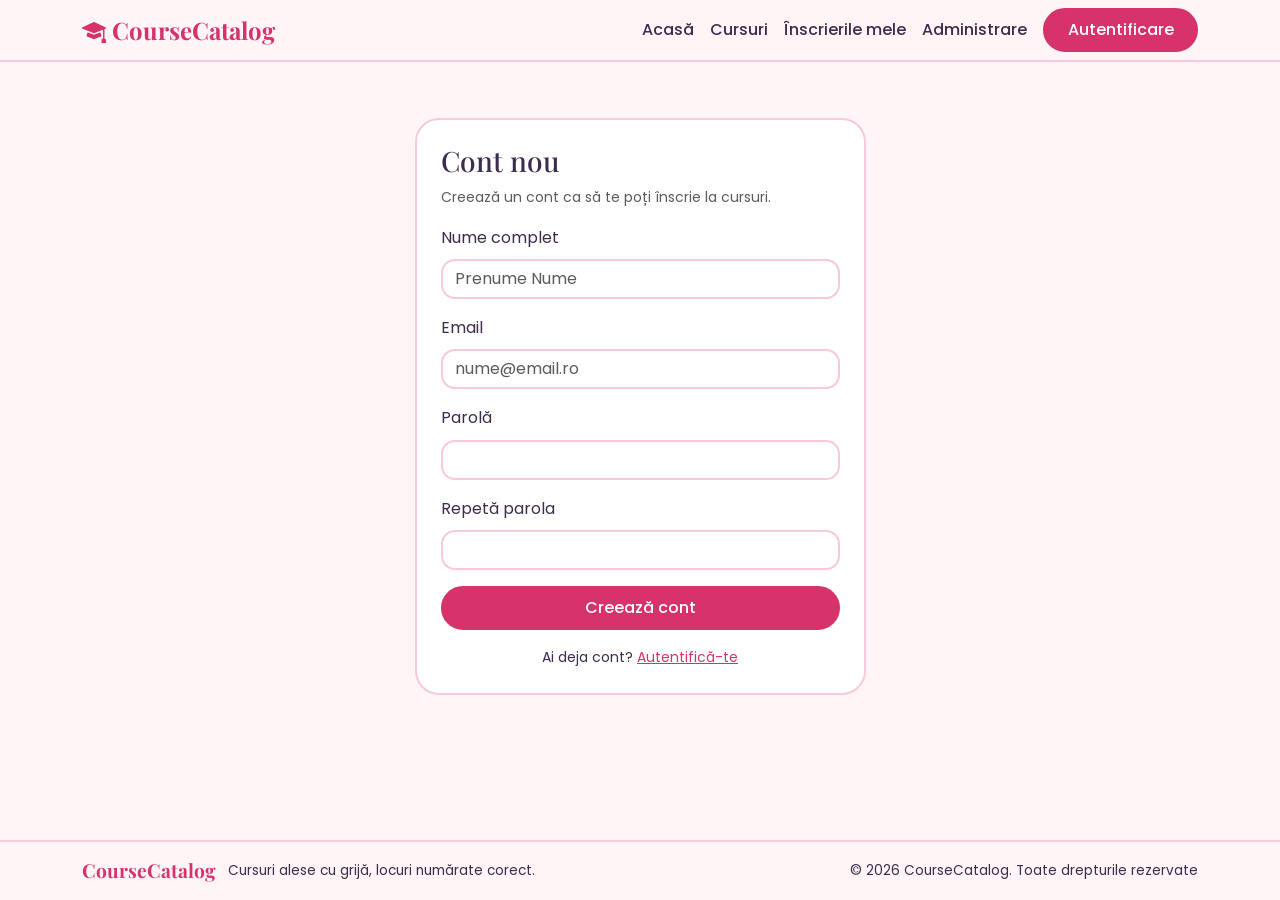
<file: register.html>
<!DOCTYPE html>
<html lang="ro">
<head>
  <meta charset="UTF-8">
  <meta name="viewport" content="width=device-width, initial-scale=1">
  <title>Cont nou | CourseCatalog</title>
  <link rel="preconnect" href="https://fonts.googleapis.com">
  <link href="https://fonts.googleapis.com/css2?family=Playfair+Display:wght@600;700&family=Poppins:wght@400;500;600&display=swap" rel="stylesheet">
  <link href="https://cdn.jsdelivr.net/npm/bootstrap@5.3.3/dist/css/bootstrap.min.css" rel="stylesheet">
  <link href="https://cdn.jsdelivr.net/npm/bootstrap-icons@1.11.3/font/bootstrap-icons.css" rel="stylesheet">
  <link href="css/style.css" rel="stylesheet">
</head>
<body>

  <!-- MENIU -->
  <nav class="navbar navbar-expand-lg site-nav sticky-top">
    <div class="container">
      <a class="navbar-brand" href="index.html"><i class="bi bi-mortarboard-fill"></i> CourseCatalog</a>
      <button class="navbar-toggler" type="button" data-bs-toggle="collapse" data-bs-target="#menu" aria-label="Meniu">
        <i class="bi bi-list"></i>
      </button>
      <div class="collapse navbar-collapse" id="menu">
        <ul class="navbar-nav ms-auto align-items-lg-center">
          <li class="nav-item"><a class="nav-link" href="index.html">Acasă</a></li>
          <li class="nav-item"><a class="nav-link" href="courses.html">Cursuri</a></li>
          <li class="nav-item"><a class="nav-link" href="my-enrollments.html">Înscrierile mele</a></li>
          <li class="nav-item"><a class="nav-link" href="admin.html">Administrare</a></li>
          <li class="nav-item ms-lg-2"><a class="btn btn-pink" href="login.html">Autentificare</a></li>
        </ul>
      </div>
    </div>
  </nav>

  <main>
    <div class="container section">
      <div class="row justify-content-center">
        <div class="col-md-8 col-lg-5">
          <form class="side">
            <h1 class="h3">Cont nou</h1>
            <p class="small text-muted">Creează un cont ca să te poți înscrie la cursuri.</p>

            <label class="form-label" for="nume">Nume complet</label>
            <input id="nume" type="text" class="form-control mb-3" placeholder="Prenume Nume">

            <label class="form-label" for="email">Email</label>
            <input id="email" type="email" class="form-control mb-3" placeholder="nume@email.ro">

            <label class="form-label" for="parola">Parolă</label>
            <input id="parola" type="password" class="form-control mb-3">

            <label class="form-label" for="parola2">Repetă parola</label>
            <input id="parola2" type="password" class="form-control mb-3">

            <button type="button" class="btn btn-pink w-100 mb-3">Creează cont</button>
            <p class="small mb-0 text-center">Ai deja cont? <a href="login.html">Autentifică-te</a></p>
          </form>
        </div>
      </div>
    </div>
  </main>

  <!-- SUBSOL -->
  <footer class="site-footer">
    <div class="container d-flex flex-column flex-md-row justify-content-between align-items-md-center gap-1">
      <div>
        <strong class="brand-f">CourseCatalog</strong>
        <p class="small mb-0">Cursuri alese cu grijă, locuri numărate corect.</p>
      </div>
      <p class="small mb-0">&copy; 2026 CourseCatalog. Toate drepturile rezervate</p>
    </div>
  </footer>

  <script src="https://cdn.jsdelivr.net/npm/bootstrap@5.3.3/dist/js/bootstrap.bundle.min.js"></script>
</body>
</html>
</file>
<file: css/style.css>
/* ===== CULORI (paleta proiectului) ===== */
:root {
  --pink:  #D6336C;  /* roz intens: butoane, accente */
  --blush: #F8C8DC;  /* roz pudră: fundaluri, bordări */
  --lav:   #B8A1E3;  /* lavandă: detalii, hover */
  --cream: #FFF5F7;  /* crem: fundalul paginii */
  --plum:  #3D2C4D;  /* mov închis: textul */
}

/* ===== BAZA PAGINII ===== */
body {
font-family: 'Poppins', sans-serif;
background: var(--cream);
color: var(--plum);
line-height: 1.65;
display: flex;
flex-direction: column;
min-height: 100vh;
margin: 0;
}
main {
flex: 1 0 auto;
}
h1, h2, h3, .navbar-brand, .brand-f {
font-family: 'Playfair Display', serif;
font-weight: 700;
line-height: 1.2;
}
a { color: var(--pink); }

/* ===== MENIU ===== */
.site-nav {
background: var(--cream);
border-bottom: 2px solid var(--blush);
min-height: 60px;
z-index: 1030;
}
.navbar-brand { color: var(--pink) !important; font-size: 1.5rem; }
.nav-link { color: var(--plum) !important; font-weight: 500; }
.nav-link.active {
color: var(--pink) !important;
text-decoration: underline;
text-decoration-color: var(--blush);
text-decoration-thickness: 3px;
text-underline-offset: 6px;
}

/* ===== BUTOANE ===== */
.btn { border-radius: 50px; padding: .5rem 1.4rem; font-weight: 500; }
.btn-sm { padding: .25rem .9rem; }
.btn-pink { background: var(--pink); color: #fff; border: 2px solid var(--pink); }
.btn-pink:hover { background: var(--plum); border-color: var(--plum); color: #fff; }
.btn-soft { background: var(--blush); color: var(--plum); border: 2px solid var(--blush); }
.btn-soft:hover { background: var(--lav); border-color: var(--lav); color: var(--plum); }

/* ===== HERO ===== */
.hero {
padding: 5rem 0;
background: linear-gradient(135deg, var(--blush) 0%, var(--cream) 70%);
}
.hero h1 { font-size: clamp(2.4rem, 6vw, 4.2rem); margin-bottom: 1.2rem; }
.blob {
background: linear-gradient(145deg, var(--lav), var(--blush));
border-radius: 62% 38% 55% 45% / 50% 60% 40% 50%;
min-height: 320px;
display: flex;
align-items: center;
justify-content: center;
padding: 2rem;
}
.seat-card {
background: #fff;
border-radius: 24px;
padding: 1.4rem;
box-shadow: 0 12px 30px rgba(61, 44, 77, .18);
transform: rotate(-3deg);
max-width: 280px;
}

/* ===== SECȚIUNI ȘI CATEGORII ===== */
.section { padding: 3.5rem 12px; }
.cat {
display: flex;
align-items: center;
gap: .7rem;
background: #fff;
border: 2px solid var(--blush);
border-radius: 50px;
padding: .9rem 1.2rem;
text-decoration: none;
color: var(--plum);
font-weight: 500;
}
.cat i { color: var(--pink); font-size: 1.3rem; }
.cat:hover { background: var(--blush); }

/* ===== CARDURI DE CURSURI ===== */
.course {
border: 0;
border-radius: 28px 28px 20px 20px;
overflow: hidden;
box-shadow: 0 6px 18px rgba(61, 44, 77, .1);
}
.thumb {
height: 130px;
display: flex;
align-items: center;
justify-content: center;
font-size: 3rem;
color: #fff;
}
.thumb.big { height: 260px; border-radius: 28px; font-size: 5rem; margin-bottom: 1.5rem; }
.t1 { background: linear-gradient(135deg, #D6336C, #F8C8DC); }
.t2 { background: linear-gradient(135deg, #8E6FD1, #B8A1E3); }
.t3 { background: linear-gradient(135deg, #E98AB0, #B8A1E3); }
.t4 { background: linear-gradient(135deg, #B8A1E3, #F8C8DC); }
.badge-cat {
display: inline-block;
background: var(--blush);
color: var(--plum);
border-radius: 50px;
padding: .15rem .8rem;
font-size: .8rem;
font-weight: 500;
}

/* ===== BULINELE DE LOCURI (elementul unic) ===== */
.dots { display: flex; gap: 5px; margin: .3rem 0 .4rem; }
.dots i {
width: 14px;
height: 14px;
border-radius: 50%;
border: 2px solid var(--lav);
display: block;
}
.dots i.on { background: var(--pink); border-color: var(--pink); }

/* ===== PASII DE ÎNSCRIERE, FORMULARE, TABELE ===== */
.steps { background: var(--plum); color: var(--cream); padding: 3.5rem 0; }
.side {
background: #fff;
border: 2px solid var(--blush);
border-radius: 24px;
padding: 1.5rem;
}
.table { --bs-table-bg: transparent; color: var(--plum); }
.form-control, .form-select { border-radius: 14px; border: 2px solid var(--blush); }
.form-control:focus {
border-color: var(--pink);
box-shadow: 0 0 0 .2rem rgba(214, 51, 108, .15);
}
.form-check-input:checked { background-color: var(--pink); border-color: var(--pink); }

/* ===== SUBSOL ===== */
.site-footer {
background: var(--cream);
border-top: 2px solid var(--blush);
min-height: 60px;
padding: .4rem 0;
margin-top: auto;
display: flex;
align-items: center;
}
.site-footer .container {
width: 100%;
display: flex !important;
flex-direction: row !important;
flex-wrap: wrap;
justify-content: space-between !important;
align-items: center !important;
gap: .25rem 1rem !important;
}
.site-footer .container > div {
display: flex;
flex-wrap: wrap;
align-items: center;
gap: .25rem .75rem;
}
.site-footer p {
margin-bottom: 0;
font-size: .85rem;
}
.brand-f { color: var(--pink); font-size: 1.2rem; }

/* ===== ACCESIBILITATE ===== */
a:focus-visible, .btn:focus-visible { outline: 3px solid var(--lav); outline-offset: 2px; }
/* ===== TELEFON ===== */
@media (max-width: 575px) {
.hero { padding: 3rem 0; }
.blob { min-height: 240px; }
.thumb.big { height: 180px; }
}
</file>
